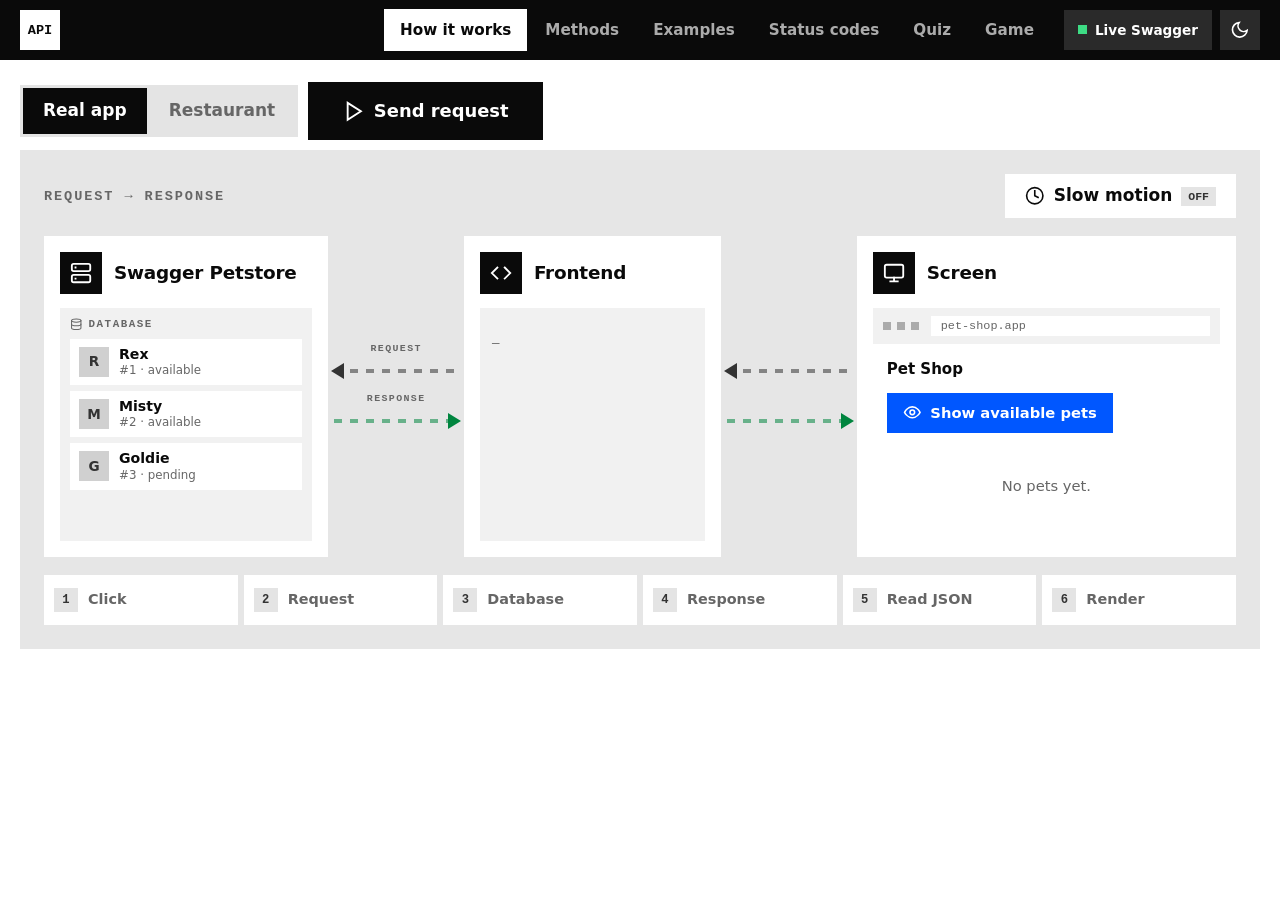
<file: index.html>
<!doctype html>
<html lang="en">
<head>
  <meta charset="utf-8">
  <meta name="viewport" content="width=device-width, initial-scale=1">
  <title>How it works · API Knights</title>
  <meta name="description" content="How an API works, animated: request, server, database, response, screen.">
  <link rel="icon" href="data:image/svg+xml,%3Csvg xmlns='http://www.w3.org/2000/svg' viewBox='0 0 32 32'%3E%3Crect width='32' height='32' fill='%230a0a0a'/%3E%3Ctext x='16' y='21' font-family='monospace' font-weight='700' font-size='11' text-anchor='middle' fill='white'%3EAPI%3C/text%3E%3C/svg%3E">
  <link rel="stylesheet" href="css/styles.css">
  <script>try{var t=JSON.parse(localStorage.getItem('apik.theme'));if(t)document.documentElement.dataset.theme=t}catch(e){}</script>
  <script defer src="js/common.js"></script>
  <script defer src="js/api.js"></script>
  <script defer src="js/ui.js"></script>
  <script defer src="js/scheme.js"></script>
  <script defer src="js/home.js"></script>
</head>
<body data-page="home">
<main id="main" class="wrap">
  <h1 class="sr-only">How an API works</h1>
  <div class="controls">
    <div class="seg" role="group" aria-label="View">
      <button type="button" data-view="real" aria-pressed="true">Real app</button>
      <button type="button" data-view="food" aria-pressed="false">Restaurant</button>
    </div>
    <button type="button" class="btn btn--primary btn--lg" id="play"><svg class="ico" aria-hidden="true"><use href="#i-play"></use></svg> <span>Send request</span></button>
  </div>
  <div id="scheme"></div>
</main>
</body>
</html>
</file>
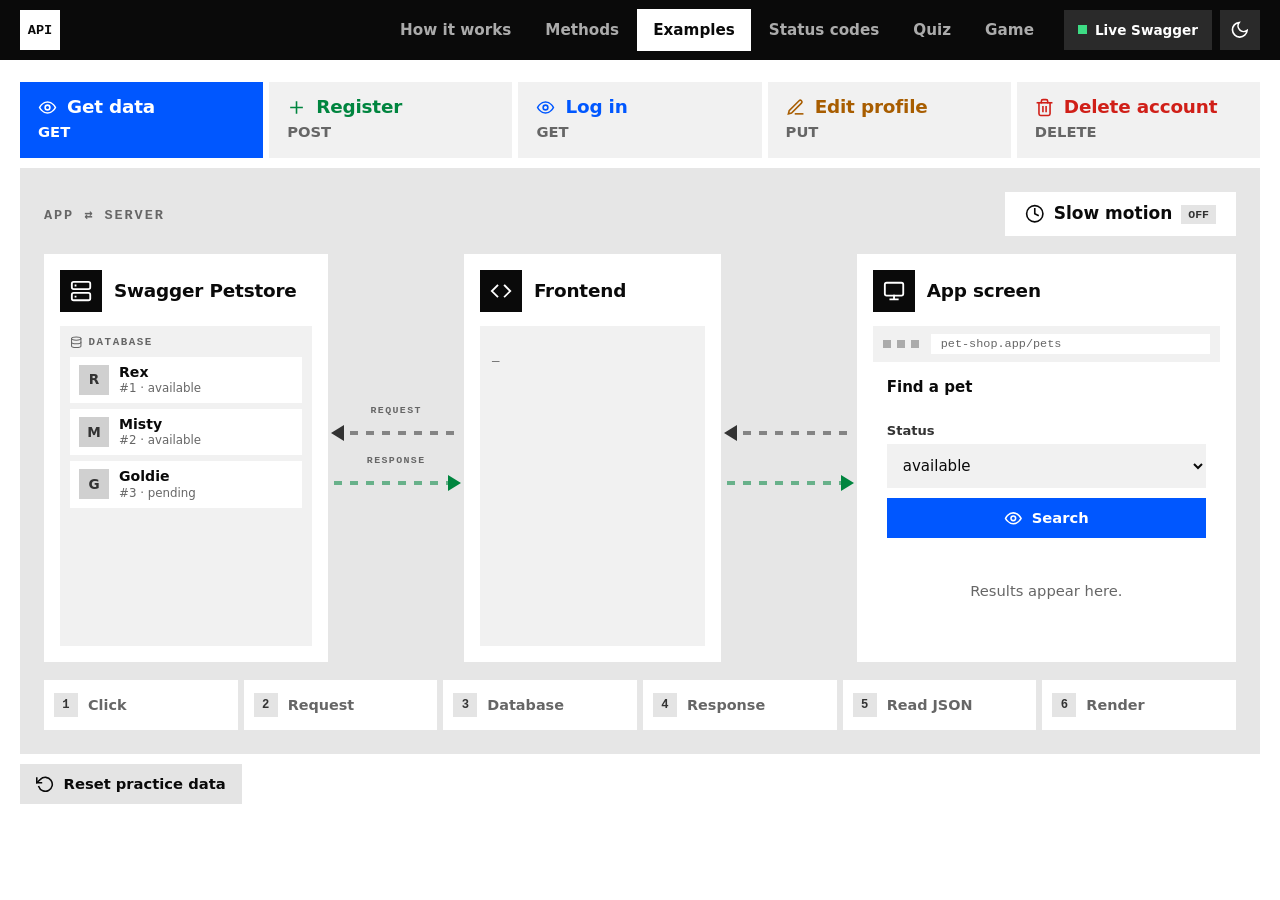
<file: examples.html>
<!doctype html>
<html lang="en">
<head>
  <meta charset="utf-8">
  <meta name="viewport" content="width=device-width, initial-scale=1">
  <title>Examples · API Knights</title>
  <meta name="description" content="How an API works, animated: request, server, database, response, screen.">
  <link rel="icon" href="data:image/svg+xml,%3Csvg xmlns='http://www.w3.org/2000/svg' viewBox='0 0 32 32'%3E%3Crect width='32' height='32' fill='%230a0a0a'/%3E%3Ctext x='16' y='21' font-family='monospace' font-weight='700' font-size='11' text-anchor='middle' fill='white'%3EAPI%3C/text%3E%3C/svg%3E">
  <link rel="stylesheet" href="css/styles.css">
  <script>try{var t=JSON.parse(localStorage.getItem('apik.theme'));if(t)document.documentElement.dataset.theme=t}catch(e){}</script>
  <script defer src="js/common.js"></script>
  <script defer src="js/api.js"></script>
  <script defer src="js/ui.js"></script>
  <script defer src="js/scheme.js"></script>
  <script defer src="js/examples.js"></script>
</head>
<body data-page="examples">
<main id="main" class="wrap">
  <h1 class="sr-only">Everyday examples</h1>
  <div class="tabs" role="tablist" aria-label="Example" id="tabs"></div>
  <div id="scheme"></div>
  <p class="controls" style="margin:10px 0 0"><button type="button" class="btn btn--sm" id="reset"><svg class="ico" aria-hidden="true"><use href="#i-replay"></use></svg> Reset practice data</button></p>
</main>
</body>
</html>
</file>
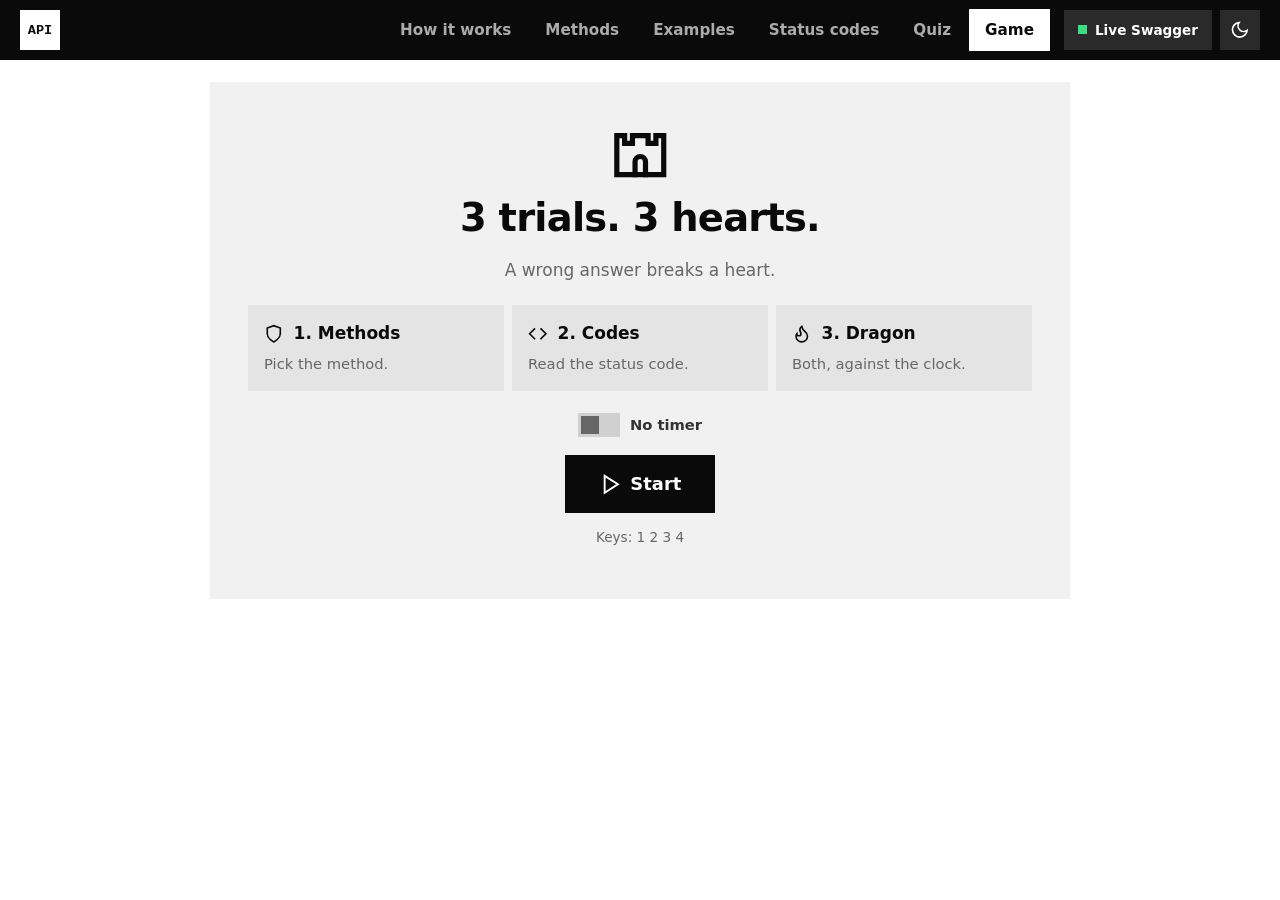
<file: game.html>
<!doctype html>
<html lang="en">
<head>
  <meta charset="utf-8">
  <meta name="viewport" content="width=device-width, initial-scale=1">
  <title>Game · API Knights</title>
  <meta name="description" content="How an API works, animated: request, server, database, response, screen.">
  <link rel="icon" href="data:image/svg+xml,%3Csvg xmlns='http://www.w3.org/2000/svg' viewBox='0 0 32 32'%3E%3Crect width='32' height='32' fill='%230a0a0a'/%3E%3Ctext x='16' y='21' font-family='monospace' font-weight='700' font-size='11' text-anchor='middle' fill='white'%3EAPI%3C/text%3E%3C/svg%3E">
  <link rel="stylesheet" href="css/styles.css">
  <script>try{var t=JSON.parse(localStorage.getItem('apik.theme'));if(t)document.documentElement.dataset.theme=t}catch(e){}</script>
  <script defer src="js/common.js"></script>
  <script defer src="js/api.js"></script>
  <script defer src="js/game.js"></script>
</head>
<body data-page="game">
<main id="main" class="wrap">
  <h1 class="sr-only">Defend the castle</h1>
  <section class="stage">
    <div class="panel" id="game"></div>
  </section>
</main>
</body>
</html>
</file>
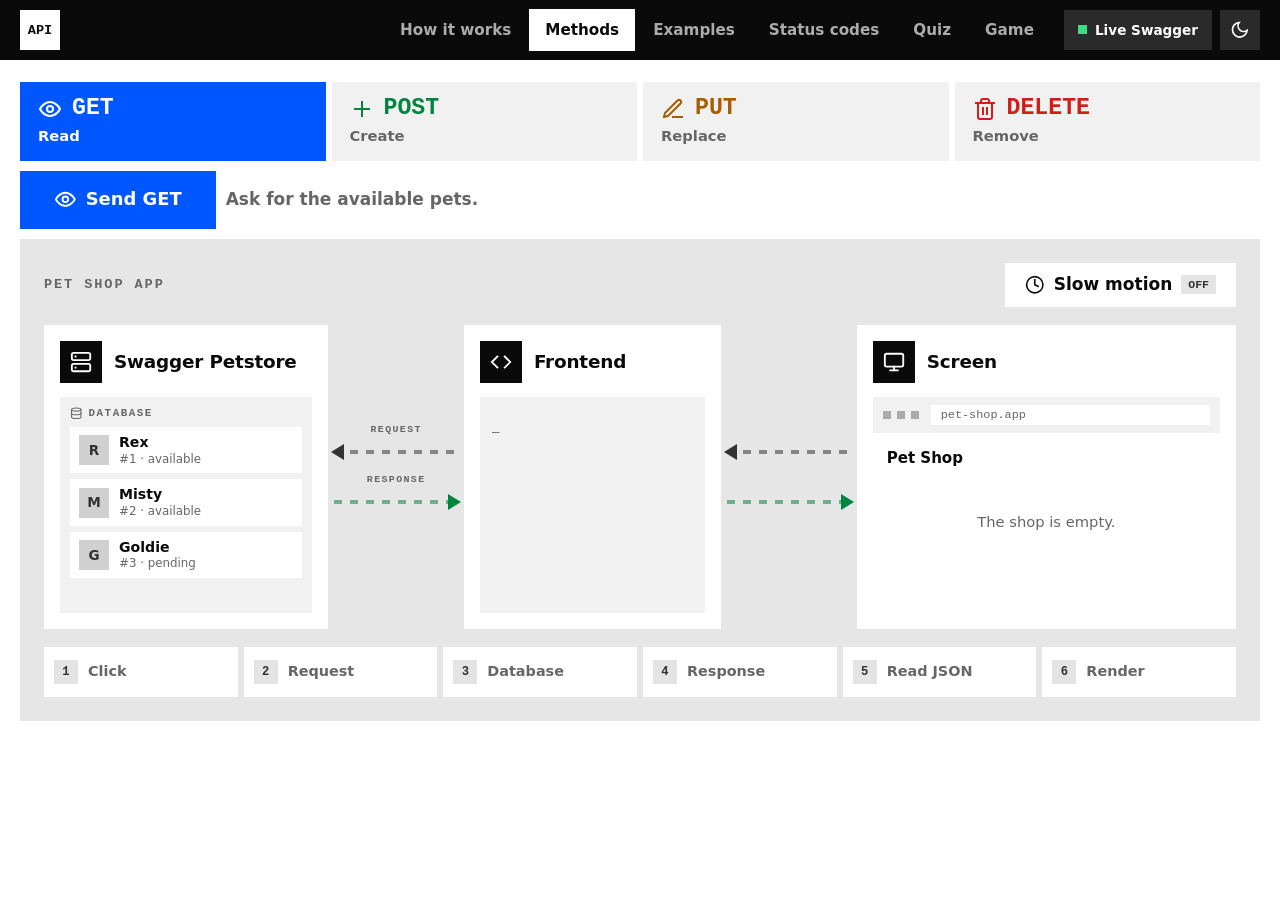
<file: knights.html>
<!doctype html>
<html lang="en">
<head>
  <meta charset="utf-8">
  <meta name="viewport" content="width=device-width, initial-scale=1">
  <title>Methods · API Knights</title>
  <meta name="description" content="How an API works, animated: request, server, database, response, screen.">
  <link rel="icon" href="data:image/svg+xml,%3Csvg xmlns='http://www.w3.org/2000/svg' viewBox='0 0 32 32'%3E%3Crect width='32' height='32' fill='%230a0a0a'/%3E%3Ctext x='16' y='21' font-family='monospace' font-weight='700' font-size='11' text-anchor='middle' fill='white'%3EAPI%3C/text%3E%3C/svg%3E">
  <link rel="stylesheet" href="css/styles.css">
  <script>try{var t=JSON.parse(localStorage.getItem('apik.theme'));if(t)document.documentElement.dataset.theme=t}catch(e){}</script>
  <script defer src="js/common.js"></script>
  <script defer src="js/api.js"></script>
  <script defer src="js/ui.js"></script>
  <script defer src="js/scheme.js"></script>
  <script defer src="js/knights.js"></script>
</head>
<body data-page="knights">
<main id="main" class="wrap">
  <h1 class="sr-only">GET, POST, PUT and DELETE</h1>
  <div class="tabs" role="tablist" aria-label="Method" id="tabs"></div>
  <div class="controls">
    <button type="button" class="btn btn--method btn--lg" id="send"></button>
    <p class="hint" id="hint"></p>
  </div>
  <div id="scheme"></div>
</main>
</body>
</html>
</file>
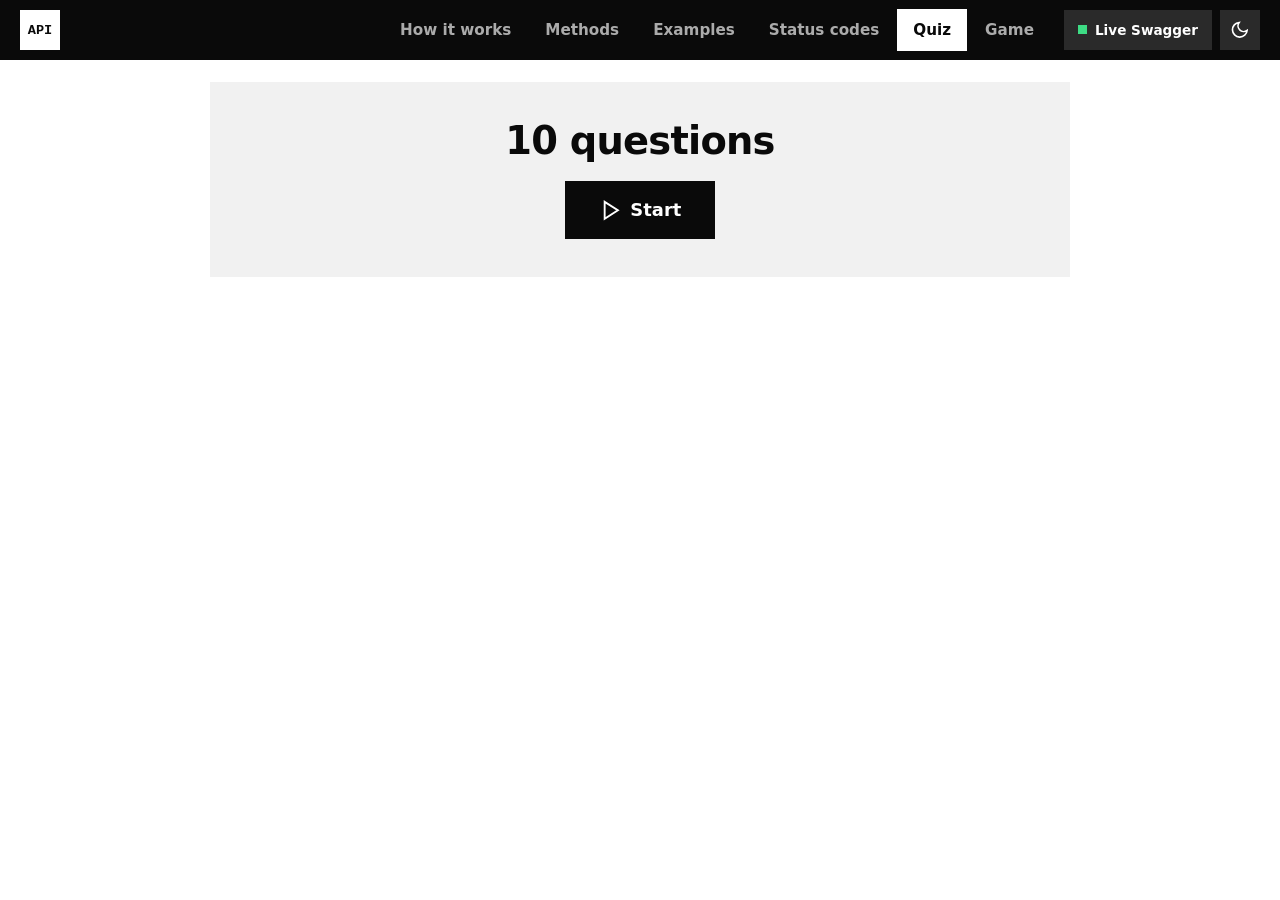
<file: quiz.html>
<!doctype html>
<html lang="en">
<head>
  <meta charset="utf-8">
  <meta name="viewport" content="width=device-width, initial-scale=1">
  <title>Quiz · API Knights</title>
  <meta name="description" content="How an API works, animated: request, server, database, response, screen.">
  <link rel="icon" href="data:image/svg+xml,%3Csvg xmlns='http://www.w3.org/2000/svg' viewBox='0 0 32 32'%3E%3Crect width='32' height='32' fill='%230a0a0a'/%3E%3Ctext x='16' y='21' font-family='monospace' font-weight='700' font-size='11' text-anchor='middle' fill='white'%3EAPI%3C/text%3E%3C/svg%3E">
  <link rel="stylesheet" href="css/styles.css">
  <script>try{var t=JSON.parse(localStorage.getItem('apik.theme'));if(t)document.documentElement.dataset.theme=t}catch(e){}</script>
  <script defer src="js/common.js"></script>
  <script defer src="js/api.js"></script>
  <script defer src="js/quiz.js"></script>
</head>
<body data-page="quiz">
<main id="main" class="wrap">
  <h1 class="sr-only">Quiz</h1>
  <section class="stage">
    <div class="panel" id="quiz" aria-live="polite"></div>
  </section>
</main>
</body>
</html>
</file>
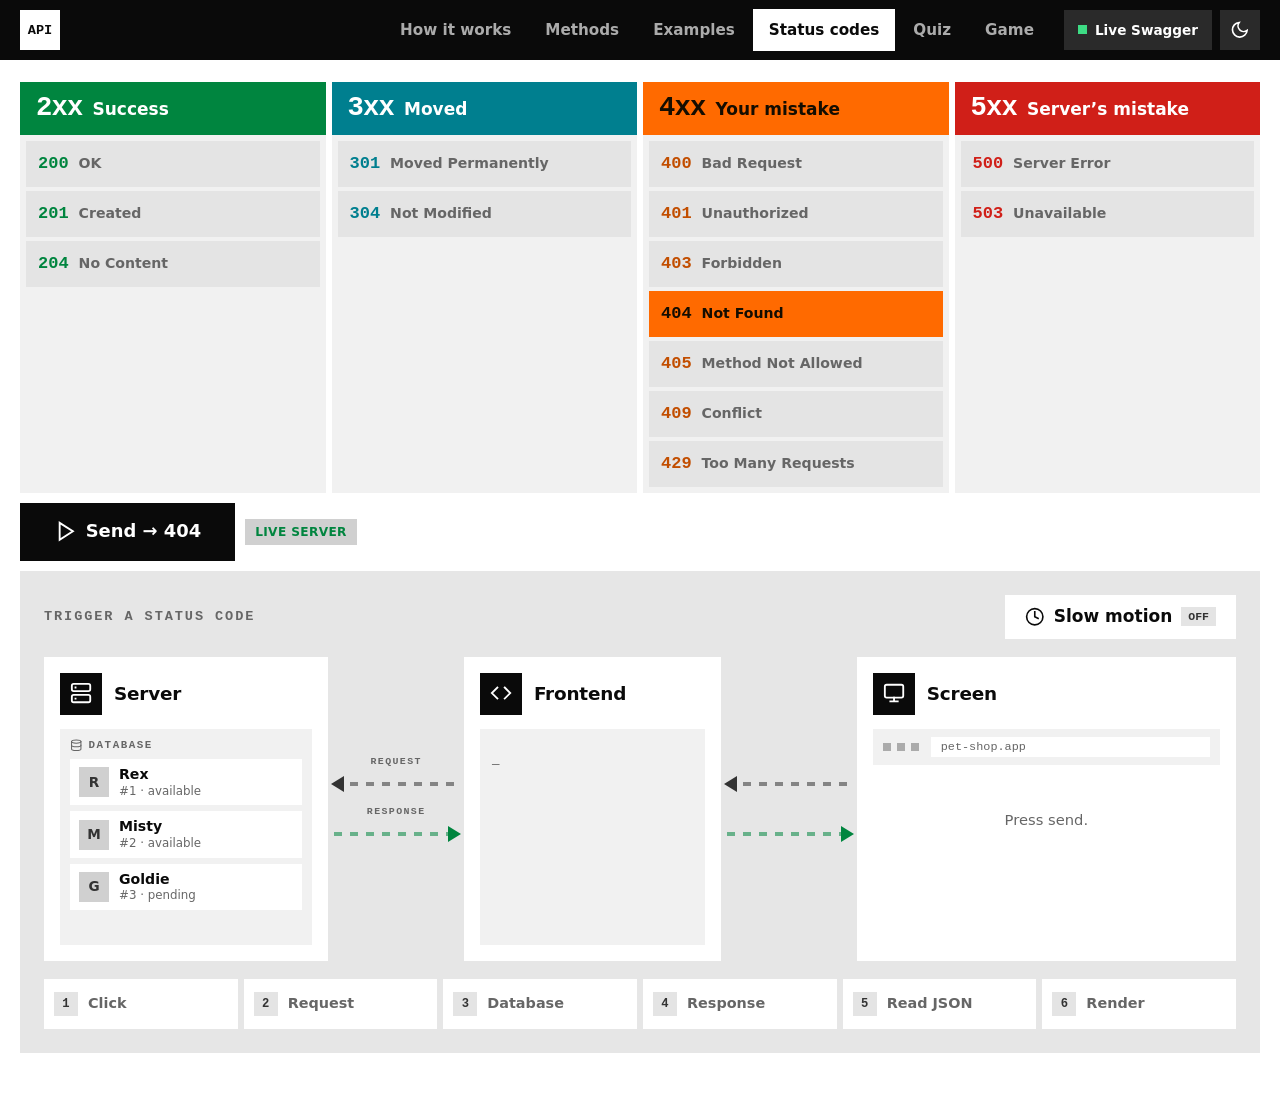
<file: status.html>
<!doctype html>
<html lang="en">
<head>
  <meta charset="utf-8">
  <meta name="viewport" content="width=device-width, initial-scale=1">
  <title>Status codes · API Knights</title>
  <meta name="description" content="How an API works, animated: request, server, database, response, screen.">
  <link rel="icon" href="data:image/svg+xml,%3Csvg xmlns='http://www.w3.org/2000/svg' viewBox='0 0 32 32'%3E%3Crect width='32' height='32' fill='%230a0a0a'/%3E%3Ctext x='16' y='21' font-family='monospace' font-weight='700' font-size='11' text-anchor='middle' fill='white'%3EAPI%3C/text%3E%3C/svg%3E">
  <link rel="stylesheet" href="css/styles.css">
  <script>try{var t=JSON.parse(localStorage.getItem('apik.theme'));if(t)document.documentElement.dataset.theme=t}catch(e){}</script>
  <script defer src="js/common.js"></script>
  <script defer src="js/api.js"></script>
  <script defer src="js/ui.js"></script>
  <script defer src="js/scheme.js"></script>
  <script defer src="js/status.js"></script>
</head>
<body data-page="status">
<main id="main" class="wrap">
  <h1 class="sr-only">Status codes</h1>
  <div class="groups" id="groups" role="group" aria-label="Status codes"></div>
  <div class="controls">
    <button type="button" class="btn btn--method btn--lg" id="fire"></button>
    <span id="src"></span>
  </div>
  <div id="scheme"></div>
</main>
</body>
</html>
</file>
<file: css/styles.css>
/* ==========================================================================
   API Knights — stage edition.
   Black, white and four loud colours. No borders, no rounded corners.
   The diagram is the page: the node that holds the data turns solid.
   ========================================================================== */

/* ---------- Tokens ---------- */
:root {
  color-scheme: light;
  --bg: #ffffff;
  --surface: #f1f1f1;
  --surface-2: #e4e4e4;
  --surface-3: #d0d0d0;
  --stage: #e6e6e6;
  --node: #ffffff;
  --panel: #f1f1f1;
  --panel-2: #ffffff;
  --ink: #0a0a0a;
  --ink-2: #333333;
  --ink-3: #666666;
  --brand: #0a0a0a;
  --on-brand: #ffffff;
  --hdr: #0a0a0a;
  --hdr-ink: #ffffff;
  --hdr-on: #ffffff;
  --hdr-on-ink: #0a0a0a;

  /* the four methods */
  --get: #0057ff;    --get-ink: #0057ff;
  --post: #00853f;   --post-ink: #00853f;
  --put: #ffb800;    --put-ink: #a85d00;
  --delete: #e5231b; --delete-ink: #d01f18;

  /* status families: 0 = no answer, 1xx … 5xx */
  --s0: #555555; --s0-ink: #555555;
  --s1: #5b6b7f; --s1-ink: #4d5c70;
  --s2: #00853f; --s2-ink: #00853f;
  --s3: #007f8f; --s3-ink: #007f8f;
  --s4: #ff6a00; --s4-ink: #c24e00;
  --s5: #d01f18; --s5-ink: #d01f18;

  --shadow: 0 14px 34px rgba(0, 0, 0, .22);
  --font: "Segoe UI Variable Text", "Segoe UI", system-ui, -apple-system, Roboto, "Helvetica Neue", Arial, sans-serif;
  --mono: ui-monospace, "Cascadia Code", "SF Mono", Consolas, "Liberation Mono", monospace;
}
:root[data-theme="dark"] {
  color-scheme: dark;
  --bg: #0b0b0b; --surface: #1a1a1a; --surface-2: #262626; --surface-3: #363636;
  --stage: #141414; --node: #1f1f1f; --panel: #2b2b2b; --panel-2: #3a3a3a;
  --ink: #f4f4f4; --ink-2: #c8c8c8; --ink-3: #9a9a9a; --brand: #f4f4f4; --on-brand: #0b0b0b;
  --hdr: #1f1f1f; --hdr-ink: #f4f4f4; --hdr-on: #f4f4f4; --hdr-on-ink: #0b0b0b;
  --get-ink: #6ea1ff; --post-ink: #3ddc84; --put-ink: #ffc933; --delete-ink: #ff7a72;
  --s0-ink: #bdbdbd; --s1-ink: #a9b8cc; --s2-ink: #3ddc84; --s3-ink: #4fd3e6; --s4-ink: #ff9442; --s5-ink: #ff7a72;
  --shadow: 0 14px 34px rgba(0, 0, 0, .7);
}
@media (prefers-color-scheme: dark) {
  :root:not([data-theme="light"]) {
    color-scheme: dark;
    --bg: #0b0b0b; --surface: #1a1a1a; --surface-2: #262626; --surface-3: #363636;
    --stage: #141414; --node: #1f1f1f; --panel: #2b2b2b; --panel-2: #3a3a3a;
    --ink: #f4f4f4; --ink-2: #c8c8c8; --ink-3: #9a9a9a; --brand: #f4f4f4; --on-brand: #0b0b0b;
    --hdr: #1f1f1f; --hdr-ink: #f4f4f4; --hdr-on: #f4f4f4; --hdr-on-ink: #0b0b0b;
    --get-ink: #6ea1ff; --post-ink: #3ddc84; --put-ink: #ffc933; --delete-ink: #ff7a72;
    --s0-ink: #bdbdbd; --s1-ink: #a9b8cc; --s2-ink: #3ddc84; --s3-ink: #4fd3e6; --s4-ink: #ff9442; --s5-ink: #ff7a72;
    --shadow: 0 14px 34px rgba(0, 0, 0, .7);
  }
}

/* Colour hooks: --c = fill, --c-ink = text on a surface, --on-c = text on the fill */
.m-get { --c: var(--get); --c-ink: var(--get-ink); --on-c: #fff; }
.m-post { --c: var(--post); --c-ink: var(--post-ink); --on-c: #fff; }
.m-put { --c: var(--put); --c-ink: var(--put-ink); --on-c: #140d00; }
.m-delete { --c: var(--delete); --c-ink: var(--delete-ink); --on-c: #fff; }
.s0 { --c: var(--s0); --c-ink: var(--s0-ink); --on-c: #fff; }
.s1 { --c: var(--s1); --c-ink: var(--s1-ink); --on-c: #fff; }
.s2 { --c: var(--s2); --c-ink: var(--s2-ink); --on-c: #fff; }
.s3 { --c: var(--s3); --c-ink: var(--s3-ink); --on-c: #fff; }
.s4 { --c: var(--s4); --c-ink: var(--s4-ink); --on-c: #140d00; }
.s5 { --c: var(--s5); --c-ink: var(--s5-ink); --on-c: #fff; }

/* ---------- Base ---------- */
*, *::before, *::after { box-sizing: border-box; border-radius: 0; }
html { scroll-behavior: smooth; -webkit-text-size-adjust: 100%; }
body { margin: 0; font-family: var(--font); font-size: 17px; line-height: 1.5; color: var(--ink); background: var(--bg); min-height: 100vh; overflow-x: hidden; }
h1, h2, h3 { line-height: 1.1; margin: 0 0 .5em; letter-spacing: -.02em; }
h2 { font-size: clamp(1.6rem, 3.2vw, 2.4rem); font-weight: 800; }
h3 { font-size: 1.05rem; font-weight: 700; }
p { margin: 0 0 1em; }
a { color: inherit; }
button, input, select, textarea { font: inherit; color: inherit; }
button { cursor: pointer; border: 0; background: none; padding: 0; }
code, kbd, pre { font-family: var(--mono); }
code { font-size: .88em; background: var(--surface-3); padding: .1em .4em; }
img, svg { max-width: 100%; }
[hidden] { display: none !important; }
:focus-visible { outline: 3px solid var(--c, var(--ink)); outline-offset: 2px; }
.sr-only { position: absolute; width: 1px; height: 1px; overflow: hidden; clip: rect(0 0 0 0); white-space: nowrap; }
.wrap { width: 100%; max-width: 1320px; margin: 0 auto; padding: 0 20px; }
.muted { color: var(--ink-3); }
.mono { font-family: var(--mono); }
.center { text-align: center; }
.ico { width: 1.15em; height: 1.15em; flex: none; stroke: currentColor; fill: none; stroke-width: 2; stroke-linecap: square; stroke-linejoin: miter; vertical-align: -.2em; }
.ico.fill { fill: currentColor; }
.skip { position: absolute; left: 12px; top: -60px; z-index: 100; background: var(--brand); color: var(--on-brand); padding: 10px 16px; text-decoration: none; }
.skip:focus { top: 10px; }
.eyebrow { display: block; font: 700 .8rem var(--mono); letter-spacing: .14em; text-transform: uppercase; color: var(--ink-3); margin-bottom: 14px; }

/* ---------- Header ---------- */
.site-header { position: sticky; top: 0; z-index: 50; background: var(--hdr); color: var(--hdr-ink); }
.site-header .bar { display: flex; align-items: center; gap: 14px; min-height: 60px; flex-wrap: wrap; padding-top: 8px; padding-bottom: 8px; }
.brand { display: flex; align-items: center; text-decoration: none; margin-right: auto; }
.brand-mark { width: 40px; height: 40px; display: grid; place-items: center; background: var(--hdr-on); color: var(--hdr-on-ink); font: 800 .85rem var(--mono); letter-spacing: 0; }
.nav ol { display: flex; gap: 2px; list-style: none; margin: 0; padding: 0; }
.nav a { display: block; padding: 10px 16px; text-decoration: none; font-weight: 700; font-size: .95rem; white-space: nowrap; opacity: .66; transition: opacity .2s, background .2s, color .2s; }
.nav a:hover { opacity: 1; background: rgba(127, 127, 127, .28); }
.nav a[aria-current="page"] { opacity: 1; background: var(--hdr-on); color: var(--hdr-on-ink); }
.tools { display: flex; align-items: center; gap: 8px; }
.mode-pill { display: inline-flex; align-items: center; gap: 8px; padding: 10px 14px; background: rgba(127, 127, 127, .28); font-size: .85rem; font-weight: 700; transition: background .2s; }
.mode-pill:hover { background: rgba(127, 127, 127, .45); }
.mode-pill i { width: 9px; height: 9px; background: #3ddc84; }
.mode-pill[data-state="practice"] i { background: #ffb800; }
.mode-pill[data-state="fallback"] i { background: #ff5a50; }
.icon-btn { width: 40px; height: 40px; display: grid; place-items: center; background: rgba(127, 127, 127, .28); transition: background .2s; }
.icon-btn:hover { background: rgba(127, 127, 127, .45); }
@media (max-width: 960px) {
  .nav { order: 3; width: 100%; overflow-x: auto; margin: 0 -20px; padding: 0 20px 6px; scrollbar-width: thin; }
  .nav ol { width: max-content; }
}

/* ---------- Layout ---------- */
main.wrap { padding-top: 22px; padding-bottom: 40px; }
.controls { display: flex; align-items: center; gap: 10px; flex-wrap: wrap; margin-bottom: 10px; }
.controls .hint { color: var(--ink-3); font-weight: 600; margin: 0; }
.controls .grow { flex: 1; }
.card { background: var(--surface); padding: 18px; }
.note { display: flex; gap: 12px; align-items: flex-start; padding: 14px 16px; background: color-mix(in srgb, var(--c, var(--ink)) 12%, var(--bg)); box-shadow: inset 5px 0 0 var(--c, var(--ink)); font-size: .98rem; }
.note > .ico { margin-top: .22em; color: var(--c-ink, var(--ink)); font-size: 1.15em; }
.note p { margin: 0; }
.note.danger { --c: var(--delete); --c-ink: var(--delete-ink); }
.note.good { --c: var(--post); --c-ink: var(--post-ink); }

/* ---------- Buttons + tabs ---------- */
.btn { display: inline-flex; align-items: center; justify-content: center; gap: 9px; min-height: 48px; padding: 10px 24px; background: var(--surface-2); color: var(--ink); font-weight: 700; text-decoration: none; transition: background .2s, transform .15s; }
.btn:hover:not(:disabled) { background: var(--surface-3); transform: translateY(-1px); }
.btn:active:not(:disabled) { transform: none; }
.btn:disabled { opacity: .45; cursor: not-allowed; }
.btn--primary { background: var(--brand); color: var(--on-brand); }
.btn--primary:hover:not(:disabled) { background: var(--ink-2); }
.btn--method { background: var(--c); color: var(--on-c, #fff); }
.btn--method:hover:not(:disabled) { background: color-mix(in srgb, var(--c) 85%, #000); }
.btn--danger { --c: var(--delete); --on-c: #fff; background: var(--c); color: #fff; }
.btn--danger:hover:not(:disabled) { background: color-mix(in srgb, var(--c) 85%, #000); }
.btn--sm { min-height: 40px; padding: 6px 16px; font-size: .92rem; }
.btn--lg { min-height: 58px; padding-inline: 34px; font-size: 1.12rem; }
.btn--block { width: 100%; }
.btn .ico { font-size: 1.1em; }

.seg { display: inline-flex; gap: 2px; background: var(--surface-2); padding: 3px; flex-wrap: wrap; }
.seg button { padding: 10px 20px; font-weight: 700; color: var(--ink-3); min-height: 44px; transition: background .2s, color .2s; }
.seg button[aria-pressed="true"] { background: var(--brand); color: var(--on-brand); }
.switch { display: inline-flex; align-items: center; gap: 10px; font-size: .92rem; font-weight: 600; color: var(--ink-2); cursor: pointer; user-select: none; }
.switch input { appearance: none; width: 42px; height: 24px; background: var(--surface-3); position: relative; cursor: pointer; margin: 0; flex: none; transition: background .2s; }
.switch input::after { content: ""; position: absolute; top: 3px; left: 3px; width: 18px; height: 18px; background: var(--ink-3); transition: transform .2s, background .2s; }
.switch input:checked { background: var(--brand); }
.switch input:checked::after { transform: translateX(18px); background: var(--on-brand); }

.tabs { display: grid; grid-template-columns: repeat(auto-fit, minmax(150px, 1fr)); gap: 6px; margin-bottom: 10px; }
.tab { display: flex; flex-direction: column; align-items: flex-start; justify-content: center; gap: 3px; padding: 14px 18px; min-height: 76px; text-align: left; background: var(--surface); transition: background .2s, color .2s, transform .15s; }
.tab:hover { background: var(--surface-2); transform: translateY(-2px); }
.tab .nm { display: flex; align-items: center; gap: 10px; font: 800 1.45rem/1.1 var(--mono); color: var(--c-ink); transition: color .2s; }
.tab .nm .ico { font-size: .9em; }
.tab .rl { font-size: .92rem; font-weight: 600; color: var(--ink-3); transition: color .2s; }
.tab--text .nm { font-family: var(--font); font-size: 1.15rem; letter-spacing: -.01em; }
.tab[aria-selected="true"] { background: var(--c); color: var(--on-c, #fff); }
.tab[aria-selected="true"] .nm, .tab[aria-selected="true"] .rl { color: inherit; }

/* ---------- Badges ---------- */
.mbadge { display: inline-block; font: 800 .74rem/1 var(--mono); color: var(--on-c, #fff); background: var(--c); padding: 6px 9px; min-width: 3.6em; text-align: center; }
.spill { display: inline-flex; align-items: center; gap: 7px; font-weight: 800; font-size: .86rem; padding: 4px 11px; color: var(--c-ink); background: color-mix(in srgb, var(--c) 16%, var(--bg)); white-space: nowrap; }
.spill::before { content: ""; width: 8px; height: 8px; background: var(--c); }
.src { display: inline-block; font-size: .76rem; font-weight: 800; padding: 4px 10px; background: var(--surface-3); color: var(--ink-2); letter-spacing: .03em; text-transform: uppercase; }
.src.live { color: var(--post-ink); }
.src.practice { color: var(--put-ink); }
.tile { display: grid; place-items: center; background: var(--surface-3); color: var(--ink-2); font-weight: 800; flex: none; }

/* ---------- The scheme ---------- */
.scheme { --lane: 38px; background: var(--stage); padding: 24px; position: relative; }
.scheme-bar { display: flex; align-items: center; justify-content: space-between; gap: 14px; flex-wrap: wrap; margin-bottom: 18px; }
.scheme-bar h3 { margin: 0; font: 800 .85rem var(--mono); letter-spacing: .14em; text-transform: uppercase; color: var(--ink-3); }
.slowmo { display: inline-flex; align-items: center; gap: 9px; min-height: 44px; padding: 0 20px; background: var(--node); color: var(--ink); font-weight: 800; transition: background .2s, color .2s; }
.slowmo:hover { background: var(--surface-3); }
.slowmo[aria-pressed="true"] { background: var(--ink); color: var(--bg); }
.scheme-grid { display: grid; grid-template-columns: minmax(210px, 1.05fr) minmax(90px, .5fr) minmax(190px, .95fr) minmax(90px, .5fr) minmax(250px, 1.4fr); align-items: stretch; }

.node { background: var(--node); color: var(--ink); padding: 16px; display: flex; flex-direction: column; gap: 14px; min-height: 300px; min-width: 0; transition: opacity .35s, transform .35s, box-shadow .35s, background .3s, color .3s; }
.scheme[data-busy="true"] .node:not(.is-active) { opacity: .42; }
.node.is-active { background: var(--ink); color: var(--bg); box-shadow: var(--shadow); transform: translateY(-5px); }
.node-head { display: flex; align-items: center; gap: 12px; }
.node-ico { width: 42px; height: 42px; display: grid; place-items: center; background: var(--ink); color: var(--bg); flex: none; font-size: 1.2rem; transition: background .3s, color .3s; }
.node.is-active .node-ico { background: var(--bg); color: var(--ink); }
.node-head b { font-size: 1.15rem; line-height: 1.15; letter-spacing: -.01em; }

.db { flex: 1; background: var(--panel); color: var(--ink); padding: 10px; display: flex; flex-direction: column; gap: 6px; }
.db-title { font: 800 .68rem var(--mono); letter-spacing: .14em; text-transform: uppercase; color: var(--ink-3); display: flex; align-items: center; gap: 6px; padding-bottom: 2px; }
.db-rows { display: flex; flex-direction: column; gap: 6px; }
.db-row { display: flex; align-items: center; gap: 10px; padding: 7px 9px; background: var(--panel-2); font-size: .88rem; line-height: 1.25; transition: background .3s, box-shadow .3s; overflow: hidden; }
.db-row .tile { width: 30px; height: 30px; font-size: .85rem; }
.db-row b { display: block; font-weight: 700; overflow: hidden; text-overflow: ellipsis; white-space: nowrap; }
.db-row small { color: var(--ink-3); display: block; font-size: .74rem; }
.db-row > span:last-child { min-width: 0; }
.db-row.is-read { background: color-mix(in srgb, var(--get) 18%, var(--panel-2)); box-shadow: inset 5px 0 0 var(--get); }
.db-row.is-new { background: color-mix(in srgb, var(--post) 18%, var(--panel-2)); box-shadow: inset 5px 0 0 var(--post); animation: row-in .5s cubic-bezier(.2, .8, .2, 1); }
.db-row.is-update { background: color-mix(in srgb, var(--put) 28%, var(--panel-2)); box-shadow: inset 5px 0 0 var(--put); animation: flash .7s ease; }
.db-row.is-gone { background: color-mix(in srgb, var(--delete) 18%, var(--panel-2)); box-shadow: inset 5px 0 0 var(--delete); animation: row-out .6s .15s ease forwards; }
@keyframes row-in { from { opacity: 0; transform: translateY(-12px); max-height: 0; } to { opacity: 1; transform: none; max-height: 60px; } }
@keyframes row-out { to { opacity: 0; transform: translateX(28px); max-height: 0; padding-top: 0; padding-bottom: 0; margin-top: -6px; } }
@keyframes flash { 30% { transform: scale(1.03); } }

.hand { flex: 1; display: flex; flex-direction: column; background: var(--panel); color: var(--ink); min-height: 150px; }
.hand-tag { font: 800 .7rem var(--mono); letter-spacing: .14em; text-transform: uppercase; padding: 10px 12px 0; color: var(--ink-3); min-height: 1.9em; }
.hand pre { margin: 0; padding: 6px 12px 12px; flex: 1; max-height: 240px; overflow: hidden; font-size: .78rem; line-height: 1.5; white-space: pre-wrap; word-break: break-word; }
.hand pre:empty::before { content: "—"; color: var(--ink-3); }
.hand.fresh { animation: pop .5s ease; }
@keyframes pop { from { background: color-mix(in srgb, var(--post) 30%, var(--panel)); } }

.link { display: flex; flex-direction: column; justify-content: center; gap: 12px; padding: 0 6px; position: relative; min-width: 0; }
.lane { position: relative; height: var(--lane); flex: none; --lc: var(--ink-2); }
.lane[data-dir="toScreen"] { --lc: var(--post-ink); }
.lane::before { content: ""; position: absolute; left: 0; right: 0; top: 50%; height: 4px; margin-top: -2px; opacity: .55; background: repeating-linear-gradient(90deg, var(--lc) 0 8px, transparent 8px 16px); background-size: 16px 4px; animation: flow-r 1.3s linear infinite; }
.lane[data-dir="toServer"]::before { animation-name: flow-l; }
.lane::after { content: ""; position: absolute; top: 50%; width: 0; height: 0; transform: translateY(-50%); }
.lane[data-dir="toScreen"]::after { right: -3px; border-left: 13px solid var(--lc); border-top: 8px solid transparent; border-bottom: 8px solid transparent; }
.lane[data-dir="toServer"]::after { left: -3px; border-right: 13px solid var(--lc); border-top: 8px solid transparent; border-bottom: 8px solid transparent; }
.lane-name { position: absolute; top: -9px; left: 50%; transform: translateX(-50%); font: 800 .62rem var(--mono); letter-spacing: .14em; text-transform: uppercase; color: var(--ink-3); background: var(--stage); padding: 0 5px; z-index: 1; }
@keyframes flow-r { to { background-position: 16px 0; } }
@keyframes flow-l { to { background-position: -16px 0; } }
.scheme[data-busy="true"] .lane::before { opacity: 1; }

.packet { position: absolute; z-index: 6; white-space: nowrap; font: 800 .86rem/1 var(--mono); padding: 10px 14px; background: var(--c, var(--ink)); color: var(--on-c, var(--bg)); box-shadow: 0 8px 22px rgba(0, 0, 0, .3); display: flex; align-items: center; gap: 7px; pointer-events: none; will-change: transform, opacity; max-width: 240px; }
.packet[data-tone="get"] { --c: var(--get); --on-c: #fff; }
.packet[data-tone="post"] { --c: var(--post); --on-c: #fff; }
.packet[data-tone="put"] { --c: var(--put); --on-c: #140d00; }
.packet[data-tone="delete"] { --c: var(--delete); --on-c: #fff; }
.packet[data-tone="neutral"] { --c: var(--ink); --on-c: var(--bg); }
.packet[data-tone="s0"] { --c: var(--s0); --on-c: #fff; }
.packet[data-tone="s1"] { --c: var(--s1); --on-c: #fff; }
.packet[data-tone="s2"] { --c: var(--s2); --on-c: #fff; }
.packet[data-tone="s3"] { --c: var(--s3); --on-c: #fff; }
.packet[data-tone="s4"] { --c: var(--s4); --on-c: #140d00; }
.packet[data-tone="s5"] { --c: var(--s5); --on-c: #fff; }

.browser { flex: 1; background: var(--panel-2); color: var(--ink); display: flex; flex-direction: column; min-height: 0; }
.browser-bar { display: flex; align-items: center; gap: 6px; padding: 8px 10px; background: var(--panel); }
.browser-bar .d { width: 8px; height: 8px; background: var(--ink-3); opacity: .5; flex: none; }
.browser-url { flex: 1; min-width: 0; margin-left: 6px; font: .74rem var(--mono); background: var(--panel-2); padding: 3px 10px; color: var(--ink-3); overflow: hidden; text-overflow: ellipsis; white-space: nowrap; }
.screen { padding: 14px; flex: 1; overflow: auto; min-height: 180px; max-height: 380px; font-size: .94rem; }

.steps { display: grid; grid-template-columns: repeat(6, 1fr); gap: 6px; margin: 18px 0 0; padding: 0; list-style: none; counter-reset: st; }
.steps li { position: relative; padding: 12px 10px 12px 44px; background: var(--node); color: var(--ink-3); font-size: .9rem; font-weight: 700; line-height: 1.2; counter-increment: st; transition: background .3s, color .3s; min-height: 50px; display: flex; align-items: center; }
.steps li::before { content: counter(st); position: absolute; left: 10px; top: 50%; transform: translateY(-50%); width: 24px; height: 24px; display: grid; place-items: center; font: 800 .76rem var(--mono); background: var(--surface-2); color: var(--ink-2); transition: background .3s, color .3s; }
.steps li.is-active { background: var(--ink); color: var(--bg); }
.steps li.is-active::before { background: var(--bg); color: var(--ink); }
.steps li.is-done { color: var(--ink); }
.steps li.is-done::before { content: "✓"; background: var(--post); color: #fff; }

@media (max-width: 1100px) and (min-width: 900px) { .steps { grid-template-columns: repeat(3, 1fr); } }
@media (max-width: 899px) {
  .scheme { padding: 14px; }
  .steps { grid-template-columns: repeat(2, 1fr); }
  .scheme-grid { grid-template-columns: 1fr; }
  .node { min-height: 0; }
  .link { flex-direction: row; justify-content: center; align-items: stretch; gap: min(30vw, 150px); padding: 6px 0; }
  .lane { width: var(--lane); height: 74px; }
  .lane::before { left: 50%; right: auto; top: 0; bottom: 0; width: 4px; height: auto; margin: 0 0 0 -2px; background: repeating-linear-gradient(180deg, var(--lc) 0 8px, transparent 8px 16px); background-size: 4px 16px; animation-name: flow-d; }
  .lane[data-dir="toServer"]::before { animation-name: flow-u; }
  .lane::after { left: 50% !important; right: auto !important; top: auto; transform: translateX(-50%); border: 0; }
  .lane[data-dir="toScreen"]::after { bottom: -3px; border-top: 13px solid var(--lc); border-left: 8px solid transparent; border-right: 8px solid transparent; border-bottom: 0; }
  .lane[data-dir="toServer"]::after { top: -3px; bottom: auto; border-bottom: 13px solid var(--lc); border-left: 8px solid transparent; border-right: 8px solid transparent; border-top: 0; }
  .lane-name { display: none; }
  .hand { min-height: 90px; }
  .hand pre { max-height: 140px; }
  .screen { max-height: none; }
  @keyframes flow-d { to { background-position: 0 16px; } }
  @keyframes flow-u { to { background-position: 0 -16px; } }
}

/* ---------- Code colours (the frontend's request and response) ---------- */
.j-key { color: var(--get-ink); }
.j-str { color: var(--post-ink); }
.j-num { color: var(--put-ink); }
.j-kw { color: var(--delete-ink); font-weight: 700; }
.j-cm { color: var(--ink-3); font-style: italic; }
.tok-method { font-weight: 800; color: var(--c-ink); }

/* ---------- The little app on the screen ---------- */
.app-head { display: flex; align-items: center; justify-content: space-between; gap: 8px; font-weight: 800; margin-bottom: 12px; }
.app-head small { color: var(--ink-3); font-weight: 600; }
.banner { display: flex; gap: 10px; align-items: flex-start; padding: 10px 12px; margin-bottom: 12px; font-size: .9rem; line-height: 1.35; background: color-mix(in srgb, var(--c) 14%, var(--panel-2)); box-shadow: inset 5px 0 0 var(--c); animation: slide-down .35s ease; }
.banner b { color: var(--c-ink); }
@keyframes slide-down { from { opacity: 0; transform: translateY(-8px); } }
.pets { display: grid; grid-template-columns: repeat(auto-fill, minmax(112px, 1fr)); gap: 8px; }
.pet { position: relative; text-align: center; padding: 14px 8px 10px; background: var(--surface); animation: pet-in .45s cubic-bezier(.2, .8, .2, 1) backwards; transition: background .3s, box-shadow .3s; min-width: 0; }
.pet.still { animation: none; }
.pet .tile { width: 44px; height: 44px; margin: 0 auto 8px; font-size: 1.3rem; background: var(--panel-2); }
.pet b { display: block; font-size: .9rem; overflow: hidden; text-overflow: ellipsis; white-space: nowrap; }
.pet small { display: block; color: var(--ink-3); font-size: .72rem; }
.pet .st { display: inline-block; margin-top: 6px; font-size: .7rem; font-weight: 800; padding: 2px 8px; background: color-mix(in srgb, var(--c) 18%, var(--bg)); color: var(--c-ink); }
.pet s { color: var(--ink-3); font-weight: 500; }
.pet.is-new { background: color-mix(in srgb, var(--post) 18%, var(--surface)); box-shadow: inset 0 5px 0 var(--post); }
.pet.is-update { background: color-mix(in srgb, var(--put) 28%, var(--surface)); box-shadow: inset 0 5px 0 var(--put); animation: flash .8s ease; }
.pet.is-gone { background: color-mix(in srgb, var(--delete) 18%, var(--surface)); box-shadow: inset 0 5px 0 var(--delete); animation: poof .65s ease forwards; }
.pet .tag { position: absolute; top: 0; right: 0; font: 800 .62rem var(--mono); letter-spacing: .06em; background: var(--c); color: var(--on-c, #fff); padding: 3px 7px; }
@keyframes pet-in { from { opacity: 0; transform: translateY(12px); } }
@keyframes poof { 60% { transform: scale(.92); opacity: .5; } to { transform: scale(.6); opacity: 0; } }
.empty { text-align: center; color: var(--ink-3); padding: 30px 8px; font-size: .92rem; }

.form { display: grid; gap: 10px; }
.field { display: grid; gap: 4px; }
.field label { font-weight: 700; font-size: .82rem; color: var(--ink-2); }
.field input, .field select { width: 100%; min-height: 44px; padding: 8px 12px; border: 0; background: var(--surface); color: var(--ink); }
.field input:focus, .field select:focus { outline: 3px solid var(--ink); outline-offset: 0; }
.field small { color: var(--ink-3); font-size: .76rem; line-height: 1.3; }
.check { display: flex; gap: 8px; align-items: center; font-size: .86rem; color: var(--ink-2); }
.result-card { text-align: center; padding: 18px 10px; background: color-mix(in srgb, var(--c, var(--post)) 14%, var(--panel-2)); box-shadow: inset 0 5px 0 var(--c, var(--post)); animation: pet-in .45s ease; }
.result-card .ico { display: block; margin: 0 auto 8px; font-size: 2rem; color: var(--c-ink, var(--post-ink)); }
.result-card b { display: block; }
.result-card small { color: var(--ink-3); }
.row-list { display: grid; gap: 6px; }
.row-list .r { display: flex; align-items: center; gap: 10px; padding: 8px 10px; background: var(--surface); animation: pet-in .4s ease backwards; }
.row-list .tile { width: 32px; height: 32px; font-size: .9rem; background: var(--panel-2); }
.row-list b { flex: 1; min-width: 0; overflow: hidden; text-overflow: ellipsis; white-space: nowrap; }
.status-screen { text-align: center; padding: 16px 6px; animation: pet-in .45s ease; }
.status-screen .big { font: 800 4rem/1 var(--mono); color: var(--c-ink); letter-spacing: -.05em; }
.status-screen h4 { margin: 8px 0 4px; font-size: 1.15rem; }
.status-screen p { margin: 0; color: var(--ink-2); font-size: .9rem; }
.confirm { display: grid; gap: 8px; padding: 12px; background: color-mix(in srgb, var(--delete) 12%, var(--panel-2)); box-shadow: inset 5px 0 0 var(--delete); }
.confirm .btns { display: flex; gap: 8px; }

/* ---------- Status codes ---------- */
.groups { display: grid; grid-template-columns: repeat(4, 1fr); gap: 6px; margin-bottom: 10px; }
@media (max-width: 960px) { .groups { grid-template-columns: repeat(2, 1fr); } }
@media (max-width: 520px) { .groups { grid-template-columns: 1fr; } }
.group { background: var(--surface); }
.group-head { display: flex; align-items: baseline; gap: 10px; padding: 12px 16px; background: var(--c); color: var(--on-c, #fff); }
.group-head b { font: 800 1.7rem/1 var(--mono); letter-spacing: -.03em; }
.group-head span { font-weight: 800; }
.group-body { display: grid; gap: 4px; padding: 6px; }
.chip { display: flex; align-items: center; gap: 10px; padding: 10px 12px; min-height: 46px; background: var(--surface-2); text-align: left; font-weight: 700; transition: background .2s, color .2s, transform .15s; }
.chip b { font-family: var(--mono); color: var(--c-ink); transition: color .2s; }
.chip span { font-size: .88rem; color: var(--ink-3); font-weight: 600; transition: color .2s; }
.chip:hover { transform: translateX(3px); background: var(--surface-3); }
.chip[aria-pressed="true"] { background: var(--c); color: var(--on-c, #fff); }
.chip[aria-pressed="true"] b, .chip[aria-pressed="true"] span { color: inherit; }

/* ---------- Quiz + Game ---------- */
.stage { max-width: 860px; margin: 0 auto; }
.panel { background: var(--surface); padding: clamp(20px, 4vw, 38px); }
.progress { height: 8px; background: var(--surface-3); overflow: hidden; }
.progress > i { display: block; height: 100%; width: 0; background: var(--ink); transition: width .5s cubic-bezier(.2, .8, .2, 1); }
.q-meta { display: flex; justify-content: space-between; align-items: center; gap: 12px; font: 800 .85rem var(--mono); letter-spacing: .06em; color: var(--ink-3); margin-bottom: 10px; text-transform: uppercase; }
.q-text { font-size: clamp(1.5rem, 3.4vw, 2.1rem); font-weight: 800; letter-spacing: -.02em; line-height: 1.2; margin: 22px 0; animation: pet-in .4s ease; }
.opts { display: grid; gap: 8px; }
.opt { display: flex; align-items: center; gap: 14px; text-align: left; width: 100%; padding: 14px 16px; background: var(--surface-2); font-weight: 700; min-height: 60px; transition: background .2s, transform .15s; animation: pet-in .4s ease backwards; }
.opt .k { width: 32px; height: 32px; display: grid; place-items: center; background: var(--surface-3); font: 800 .85rem var(--mono); color: var(--ink-2); flex: none; transition: background .2s, color .2s; }
.opt:hover:not(:disabled) { background: var(--surface-3); transform: translateX(4px); }
.opt:disabled { cursor: default; }
.opt.is-right { background: color-mix(in srgb, var(--post) 20%, var(--surface)); box-shadow: inset 5px 0 0 var(--post); }
.opt.is-right .k { background: var(--post); color: #fff; }
.opt.is-wrong { background: color-mix(in srgb, var(--delete) 18%, var(--surface)); box-shadow: inset 5px 0 0 var(--delete); animation: shake .4s ease; }
.opt.is-wrong .k { background: var(--delete); color: #fff; }
.opt.is-dim { opacity: .5; }
@keyframes shake { 20% { transform: translateX(-7px); } 40% { transform: translateX(7px); } 60% { transform: translateX(-4px); } 80% { transform: translateX(4px); } }
.explain { margin-top: 14px; min-height: 56px; }
.explain .note { animation: pet-in .35s ease; }
.nav-row { display: flex; justify-content: space-between; align-items: center; gap: 12px; margin-top: 16px; flex-wrap: wrap; }
.score-big { font: 800 clamp(4rem, 12vw, 7rem)/1 var(--mono); letter-spacing: -.06em; margin: 6px 0 14px; }
.score-bar { height: 10px; background: var(--surface-3); max-width: 420px; margin: 0 auto 18px; }
.score-bar i { display: block; height: 100%; width: 0; background: var(--ink); transition: width 1.1s cubic-bezier(.2, .8, .2, 1); }
.big-ico { display: block; margin: 0 auto 14px; font-size: 3.4rem; color: var(--ink); }
.stars { display: flex; justify-content: center; gap: 8px; font-size: 2.2rem; margin: 6px 0 12px; }
.stars .off { color: var(--surface-3); }
.stars .on { color: var(--put); fill: currentColor; animation: star-in .5s cubic-bezier(.2, 1.4, .4, 1) backwards; }
@keyframes star-in { from { transform: scale(0); } }
.review { text-align: left; margin-top: 22px; display: grid; gap: 6px; }
.review .r { padding: 10px 14px; background: var(--surface-2); font-size: .92rem; }
.review .r b { display: block; }

.hud { display: flex; align-items: center; justify-content: space-between; gap: 14px; flex-wrap: wrap; margin-bottom: 16px; }
.hearts { display: flex; gap: 6px; font-size: 2rem; color: var(--delete); }
.heart { transition: transform .3s, color .3s; display: inline-flex; }
.heart .ico { fill: currentColor; font-size: 1em; }
.heart.lost { color: var(--surface-3); }
.heart.lost .ico { fill: none; }
.heart.breaking { animation: heart-break .7s ease; }
@keyframes heart-break { 0% { transform: scale(1); } 30% { transform: scale(1.5) rotate(-12deg); color: var(--delete); } 55% { transform: scale(.7) rotate(10deg); } 100% { transform: scale(1); } }
.hud .stat { font-weight: 800; display: flex; align-items: center; gap: 8px; color: var(--ink-3); }
.hud .stat b { color: var(--ink); font-size: 1.25rem; }
.arena { position: relative; padding: 18px; background: var(--surface-2); overflow: hidden; }
.arena-scene { display: flex; align-items: center; justify-content: space-between; gap: 14px; margin-bottom: 14px; }
.castle { font-size: 2.8rem; color: var(--ink); display: grid; place-items: center; gap: 2px; text-align: center; transition: color .3s; }
.castle small { font: 800 .64rem var(--mono); letter-spacing: .12em; text-transform: uppercase; color: var(--ink-3); }
.castle.hit { animation: shake .45s ease; color: var(--delete-ink); }
.castle.safe { color: var(--post-ink); animation: pulse .6s ease; }
@keyframes pulse { 50% { transform: scale(1.12); } }
.scroll { flex: 1; background: var(--surface); padding: 16px 20px; animation: scroll-in .55s cubic-bezier(.2, .9, .3, 1); }
.scroll .lbl { font: 800 .68rem var(--mono); letter-spacing: .14em; text-transform: uppercase; color: var(--ink-3); display: flex; align-items: center; gap: 6px; }
.scroll p { margin: 4px 0 0; font-size: clamp(1.2rem, 2.6vw, 1.6rem); font-weight: 800; letter-spacing: -.01em; line-height: 1.25; }
.scroll p:focus { outline: none; }
@keyframes scroll-in { from { opacity: 0; transform: translateX(-50px); } }
.timer { height: 8px; background: var(--surface-3); overflow: hidden; margin-bottom: 14px; }
.timer > i { display: block; height: 100%; width: 100%; background: var(--ink); transform-origin: left; }
.choices { display: grid; grid-template-columns: repeat(4, 1fr); gap: 8px; }
@media (max-width: 700px) { .choices { grid-template-columns: repeat(2, 1fr); } }
.choice { display: flex; flex-direction: column; align-items: center; gap: 8px; padding: 16px 8px; background: var(--surface); font: 800 1.1rem var(--mono); color: var(--c-ink); transition: background .2s, color .2s, transform .15s; min-height: 124px; position: relative; }
.choice small { font-family: var(--font); font-weight: 700; color: var(--ink-3); font-size: .8rem; text-align: center; line-height: 1.2; }
.choice:hover:not(:disabled) { transform: translateY(-4px); background: color-mix(in srgb, var(--c) 14%, var(--surface)); }
.choice:disabled { cursor: default; }
.choice .kbd { position: absolute; top: 8px; left: 10px; font: 800 .72rem var(--mono); color: var(--ink-3); }
.choice.is-right { background: var(--post); color: #fff; animation: pulse .5s ease; }
.choice.is-right small, .choice.is-right .kbd { color: #fff; }
.choice.is-right .shield { background: #fff; color: var(--post); }
.choice.is-wrong { background: var(--delete); color: #fff; animation: shake .4s ease; }
.choice.is-wrong small, .choice.is-wrong .kbd { color: #fff; }
.choice.is-wrong .shield { background: #fff; color: var(--delete); }
.choice.is-dim { opacity: .45; }
.choice.codechoice { min-height: 100px; }
.choice.codechoice .num { font-size: 1.9rem; }
.shield { width: 46px; height: 54px; flex: none; display: grid; place-items: start center; padding-top: 11px; color: var(--on-c, #fff); background: var(--c); clip-path: polygon(0 0, 100% 0, 100% 62%, 50% 100%, 0 62%); transition: background .25s, color .25s; }
.shield .ico { font-size: 22px; stroke-width: 2.4; }
.feedback { margin-top: 14px; min-height: 64px; }
.feedback .note { animation: pet-in .3s ease; }
.start-grid { display: grid; grid-template-columns: repeat(3, 1fr); gap: 8px; margin: 22px 0; text-align: left; }
@media (max-width: 700px) { .start-grid { grid-template-columns: 1fr; } }
.start-grid .card { background: var(--surface-2); padding: 16px; }
.start-grid .card b { display: flex; align-items: center; gap: 10px; }
.combo { color: var(--put-ink); font-weight: 800; }

/* ---------- Toasts + motion ---------- */
.toasts { position: fixed; left: 50%; bottom: 22px; transform: translateX(-50%); z-index: 200; display: grid; gap: 8px; pointer-events: none; width: max-content; max-width: calc(100vw - 32px); }
.toast { background: var(--ink); color: var(--bg); padding: 12px 22px; font-weight: 700; font-size: .92rem; box-shadow: var(--shadow); animation: toast 3.2s ease forwards; }
@keyframes toast { 0% { opacity: 0; transform: translateY(14px); } 10%, 85% { opacity: 1; transform: none; } 100% { opacity: 0; transform: translateY(8px); } }

@media (prefers-reduced-motion: reduce) {
  html { scroll-behavior: auto; }
  *, *::before, *::after { animation-duration: .001ms !important; animation-iteration-count: 1 !important; transition-duration: .001ms !important; }
}
.slowmo em { font: 800 .72rem var(--mono); font-style: normal; padding: 3px 7px; background: var(--surface-2); color: var(--ink-2); }
.slowmo[aria-pressed="true"] em { background: var(--bg); color: var(--ink); }
</file>
